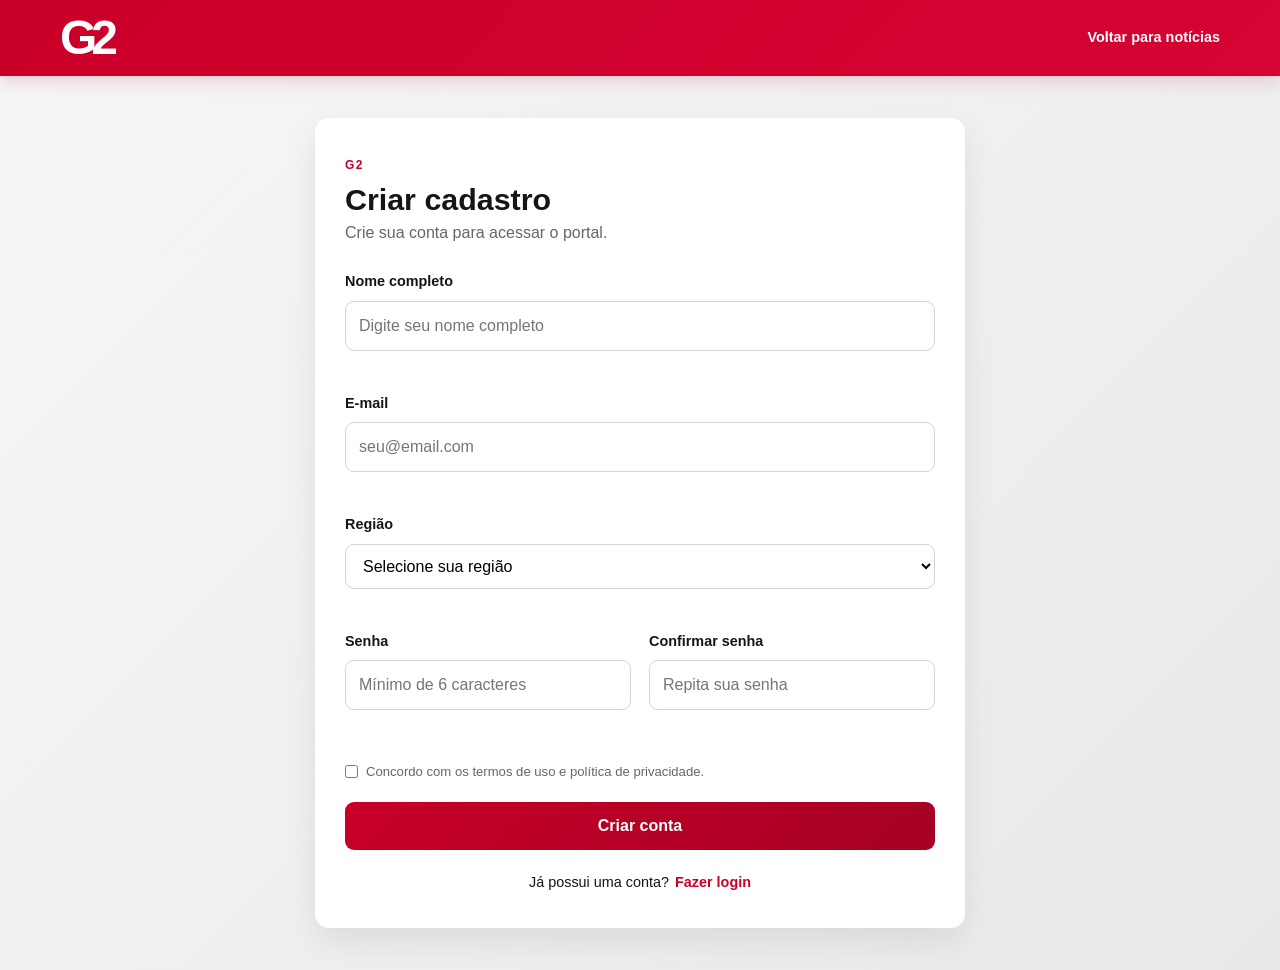
<file: cadastro.html>
<!DOCTYPE html>
<html lang="pt-BR">
  <head>
    <meta charset="UTF-8" />
    <meta name="viewport" content="width=device-width, initial-scale=1.0" />
    <title>G2 - Cadastro</title>
    <link rel="stylesheet" href="css/style.css" />
  </head>
  <body class="auth-page">
    <header class="site-header">
      <div class="container header-container">
        <a href="index.html" class="logo">G2</a>
        <a href="index.html" class="back-link">Voltar para notícias</a>
      </div>
    </header>

    <main class="auth-container">
      <section class="auth-box auth-box-large">
        <div class="auth-header">
          <span class="section-label">G2</span>
          <h1>Criar cadastro</h1>
          <p>Crie sua conta para acessar o portal.</p>
        </div>

        <form id="register-form" novalidate>
          <div class="form-group">
            <label for="register-name">Nome completo</label>
            <input
              type="text"
              id="register-name"
              name="name"
              placeholder="Digite seu nome completo"
              autocomplete="name"
              required
              minlength="3"
            />
            <small id="register-name-error" class="form-error"></small>
          </div>

          <div class="form-group">
            <label for="register-email">E-mail</label>
            <input
              type="email"
              id="register-email"
              name="email"
              placeholder="seu@email.com"
              autocomplete="email"
              required
            />
            <small id="register-email-error" class="form-error"></small>
          </div>

          <div class="form-group">
            <label for="register-region">Região</label>
            <select id="register-region" name="region" required>
              <option value="">Selecione sua região</option>
              <option value="Norte">Norte</option>
              <option value="Nordeste">Nordeste</option>
              <option value="Centro-Oeste">Centro-Oeste</option>
              <option value="Sudeste">Sudeste</option>
              <option value="Sul">Sul</option>
            </select>
            <small id="register-region-error" class="form-error"></small>
          </div>

          <div class="form-row">
            <div class="form-group">
              <label for="register-password">Senha</label>
              <input
                type="password"
                id="register-password"
                name="password"
                placeholder="Mínimo de 6 caracteres"
                autocomplete="new-password"
                required
                minlength="6"
              />
              <small id="register-password-error" class="form-error"></small>
            </div>

            <div class="form-group">
              <label for="register-confirm-password">Confirmar senha</label>
              <input
                type="password"
                id="register-confirm-password"
                name="confirmPassword"
                placeholder="Repita sua senha"
                autocomplete="new-password"
                required
              />
              <small id="register-confirm-password-error" class="form-error"></small>
            </div>
          </div>

          <label class="terms-label">
            <input type="checkbox" id="register-terms" required />
            <span>Concordo com os termos de uso e política de privacidade.</span>
          </label>

          <button type="submit" class="primary-button">Criar conta</button>

          <div class="auth-footer">
            <span>Já possui uma conta?</span>
            <a href="login.html">Fazer login</a>
          </div>
        </form>
      </section>
    </main>

    <script src="js/script.js"></script>
  </body>
</html>
</file>
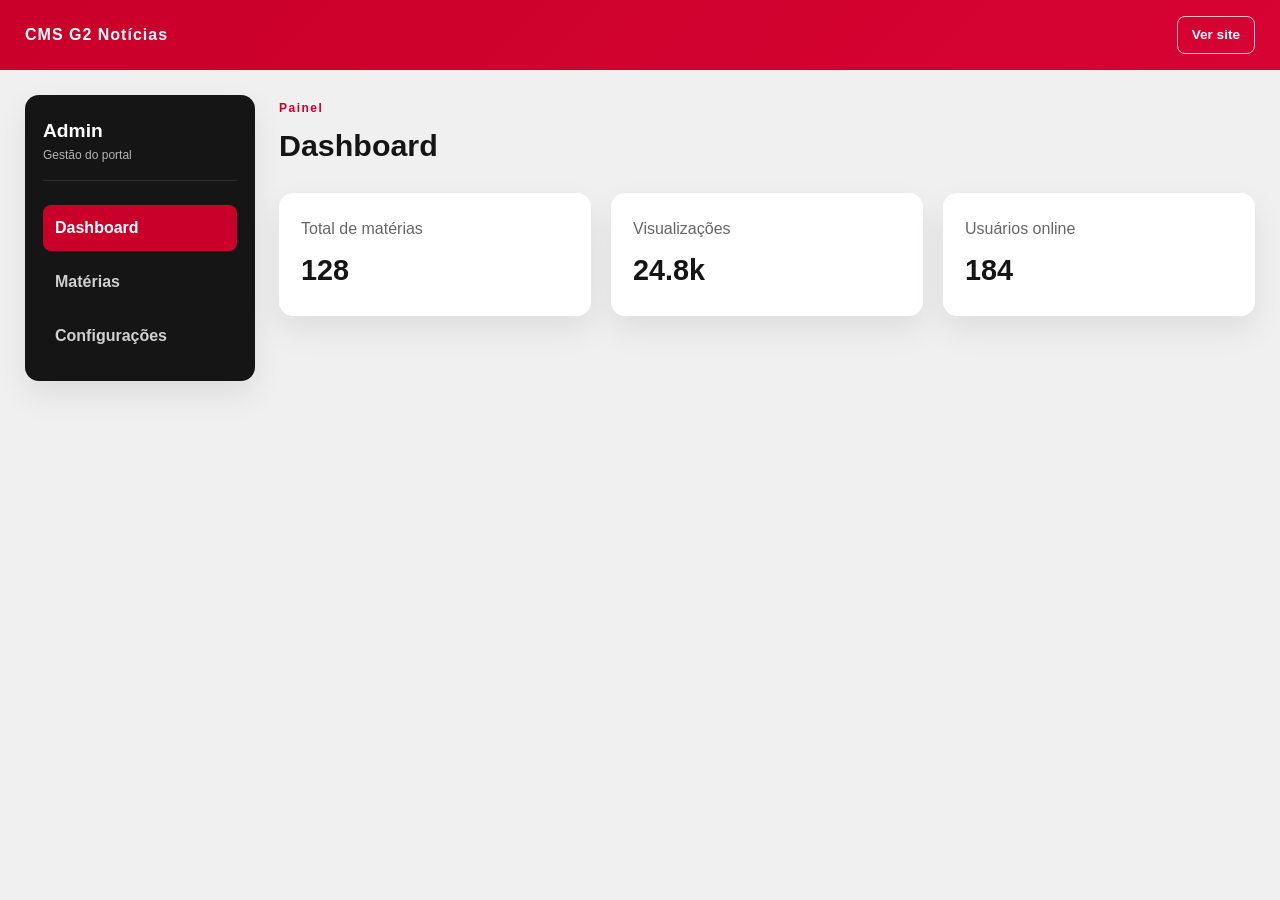
<file: cms-admin.html>
<!DOCTYPE html>
<html lang="pt-BR">
  <head>
    <meta charset="UTF-8" />
    <meta name="viewport" content="width=device-width, initial-scale=1.0" />
    <title>G2 - CMS Admin</title>
    <link rel="stylesheet" href="css/style.css" />
  </head>
  <body class="admin-page">
    <header class="admin-header">
      <div class="admin-header-container">
        <div class="admin-title">CMS G2 Notícias</div>
        <a href="index.html" class="admin-site-link">Ver site</a>
      </div>
    </header>

    <div class="admin-layout">
      <aside class="admin-sidebar">
        <div class="admin-sidebar-title">
          <strong>Admin</strong>
          <span>Gestão do portal</span>
        </div>

        <nav class="admin-navigation">
          <button type="button" class="admin-nav-button active" data-admin-section="dashboard">
            Dashboard
          </button>
          <button type="button" class="admin-nav-button" data-admin-section="articles">
            Matérias
          </button>
          <button type="button" class="admin-nav-button" data-admin-section="settings">
            Configurações
          </button>
        </nav>
      </aside>

      <main class="admin-main">
        <section id="admin-dashboard" class="admin-section active">
          <div class="admin-section-header">
            <span class="section-label">Painel</span>
            <h1>Dashboard</h1>
          </div>

          <div class="admin-cards">
            <div class="admin-card">
              <span>Total de matérias</span>
              <strong>128</strong>
            </div>
            <div class="admin-card">
              <span>Visualizações</span>
              <strong>24.8k</strong>
            </div>
            <div class="admin-card">
              <span>Usuários online</span>
              <strong>184</strong>
            </div>
          </div>
        </section>

        <section id="admin-articles" class="admin-section">
          <div class="admin-section-header">
            <span class="section-label">Conteúdo</span>
            <h1>Cadastrar matéria</h1>
          </div>

          <form id="article-form" class="admin-form">
            <div class="form-group">
              <label for="article-title">Título da matéria</label>
              <input type="text" id="article-title" name="title" />
            </div>

            <div class="form-row">
              <div class="form-group">
                <label for="article-category">Categoria</label>
                <select id="article-category" name="category">
                  <option value="">Selecione</option>
                  <option value="Brasil">Brasil</option>
                  <option value="Economia">Economia</option>
                  <option value="Política">Política</option>
                  <option value="Tecnologia">Tecnologia</option>
                  <option value="Saúde">Saúde</option>
                </select>
              </div>

              <div class="form-group">
                <label for="article-region">Região</label>
                <select id="article-region" name="region">
                  <option value="">Selecione</option>
                  <option value="Brasil">Brasil</option>
                  <option value="Norte">Norte</option>
                  <option value="Nordeste">Nordeste</option>
                  <option value="Sudeste">Sudeste</option>
                  <option value="Sul">Sul</option>
                </select>
              </div>
            </div>

            <div class="form-group">
              <label for="article-description">Descrição</label>
              <textarea id="article-description" name="description"></textarea>
            </div>

            <div class="form-group">
              <label for="article-content">Conteúdo completo</label>
              <textarea id="article-content" name="content"></textarea>
            </div>

            <button type="submit" class="primary-button">Salvar matéria</button>
          </form>
        </section>

        <section id="admin-settings" class="admin-section">
          <div class="admin-section-header">
            <span class="section-label">Sistema</span>
            <h1>Configurações</h1>
          </div>

          <form id="settings-form" class="admin-form">
            <div class="form-group">
              <label for="site-name">Nome do portal</label>
              <input type="text" id="site-name" name="siteName" placeholder="G2 Notícias" />
            </div>

            <button type="submit" class="primary-button">Salvar configurações</button>
          </form>
        </section>
      </main>
    </div>

    <script src="js/script.js"></script>
  </body>
</html>
</file>
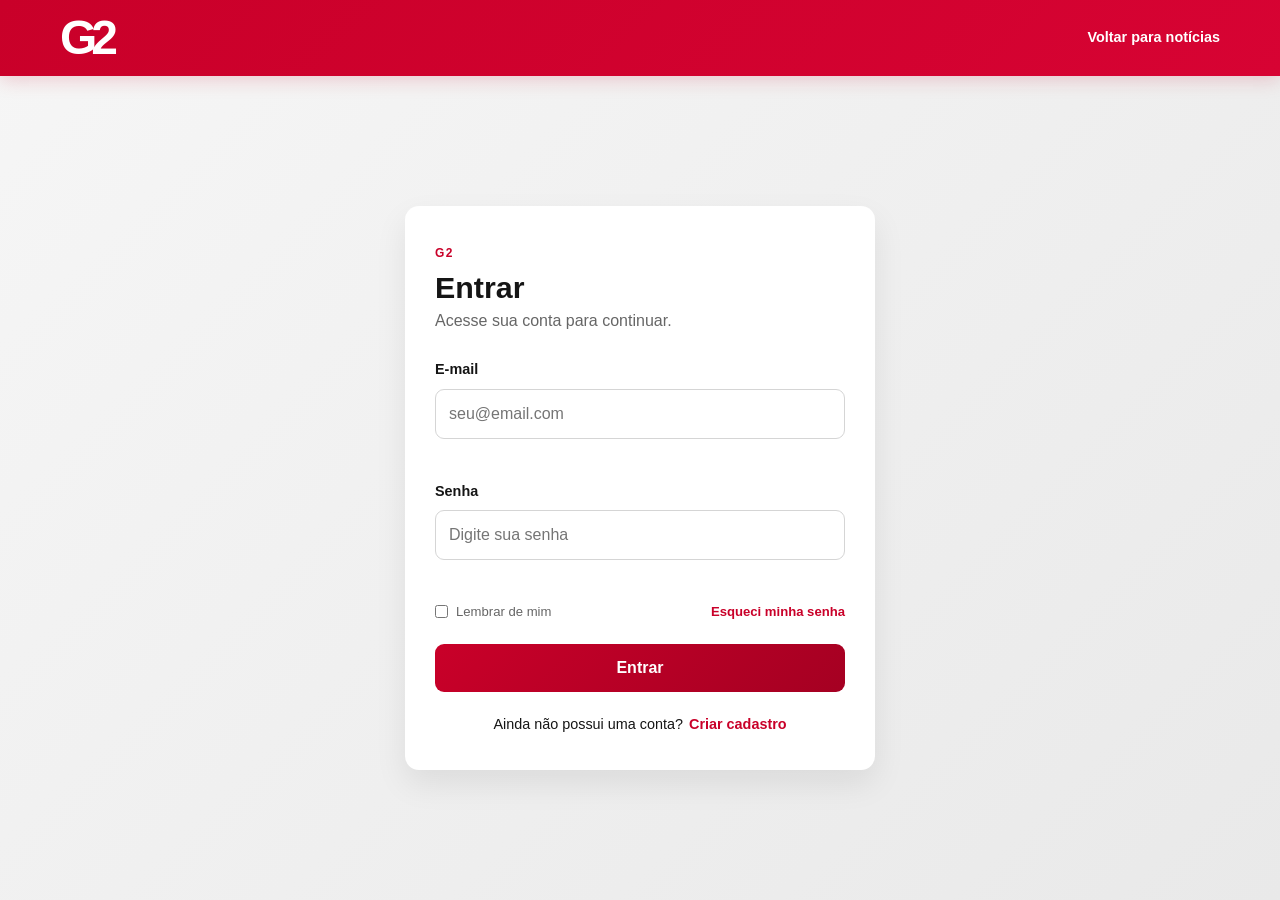
<file: login.html>
<!DOCTYPE html>
<html lang="pt-BR">
  <head>
    <meta charset="UTF-8" />
    <meta name="viewport" content="width=device-width, initial-scale=1.0" />
    <title>G2 - Login</title>
    <link rel="stylesheet" href="css/style.css" />
  </head>
  <body class="auth-page">
    <header class="site-header">
      <div class="container header-container">
        <a href="index.html" class="logo">G2</a>
        <a href="index.html" class="back-link">Voltar para notícias</a>
      </div>
    </header>

    <main class="auth-container">
      <section class="auth-box">
        <div class="auth-header">
          <span class="section-label">G2</span>
          <h1>Entrar</h1>
          <p>Acesse sua conta para continuar.</p>
        </div>

        <form id="login-form" novalidate>
          <div class="form-group">
            <label for="login-email">E-mail</label>
            <input
              type="email"
              id="login-email"
              name="email"
              placeholder="seu@email.com"
              autocomplete="email"
              required
            />
            <small id="login-email-error" class="form-error"></small>
          </div>

          <div class="form-group">
            <label for="login-password">Senha</label>
            <input
              type="password"
              id="login-password"
              name="password"
              placeholder="Digite sua senha"
              autocomplete="current-password"
              required
              minlength="6"
            />
            <small id="login-password-error" class="form-error"></small>
          </div>

          <div class="form-options">
            <label class="checkbox-label">
              <input type="checkbox" name="remember" />
              <span>Lembrar de mim</span>
            </label>
            <a href="#">Esqueci minha senha</a>
          </div>

          <button type="submit" class="primary-button">Entrar</button>

          <div class="auth-footer">
            <span>Ainda não possui uma conta?</span>
            <a href="cadastro.html">Criar cadastro</a>
          </div>
        </form>
      </section>
    </main>

    <script src="js/script.js"></script>
  </body>
</html>
</file>
<file: css/style.css>
/* =========================================================
   G2 - STYLE
========================================================= */

:root {
  --g2-red: #c90029;
  --g2-red-dark: #a50022;
  --g2-red-soft: #fce9ee;
  --black: #151515;
  --dark-gray: #2c2c2c;
  --gray: #666666;
  --light-gray: #f4f4f4;
  --white: #ffffff;
  --border: #e8e8e8;
  --success: #198754;
  --shadow: 0 14px 32px rgba(15, 15, 15, 0.08);
  --radius: 14px;
}

* {
  margin: 0;
  padding: 0;
  box-sizing: border-box;
}

html {
  scroll-behavior: smooth;
}

body {
  font-family: Arial, Helvetica, sans-serif;
  background: linear-gradient(180deg, #f8f8f8 0%, #f2f2f2 100%);
  color: var(--black);
  line-height: 1.5;
}

img {
  max-width: 100%;
  display: block;
}

a {
  color: inherit;
  text-decoration: none;
}

button,
input,
select,
textarea {
  font: inherit;
}

button {
  cursor: pointer;
}

.container {
  width: min(1200px, 100%);
  margin: 0 auto;
  padding: 0 20px;
}

.sr-only {
  position: absolute;
  width: 1px;
  height: 1px;
  padding: 0;
  margin: -1px;
  overflow: hidden;
  clip: rect(0, 0, 0, 0);
  white-space: nowrap;
  border: 0;
}

.section-label {
  color: var(--g2-red);
  font-size: 12px;
  font-weight: 800;
  letter-spacing: 1.5px;
}

.site-header {
  background: linear-gradient(135deg, var(--g2-red), #d70333 100%);
  color: var(--white);
  box-shadow: 0 4px 18px rgba(201, 0, 41, 0.18);
}

.header-container {
  min-height: 76px;
  display: flex;
  align-items: center;
  justify-content: space-between;
  gap: 20px;
}

.logo {
  color: var(--white);
  font-size: 48px;
  line-height: 1;
  font-weight: 900;
  letter-spacing: -6px;
}

.header-actions {
  display: flex;
  align-items: center;
  gap: 12px;
}

.region-select {
  border: none;
  border-radius: 8px;
  padding: 10px 12px;
  background: var(--white);
  color: var(--black);
  box-shadow: inset 0 0 0 1px rgba(0, 0, 0, 0.04);
}

.login-button {
  display: inline-flex;
  align-items: center;
  justify-content: center;
  min-height: 42px;
  padding: 9px 18px;
  border: 1px solid rgba(255, 255, 255, 0.7);
  border-radius: 8px;
  color: var(--white);
  font-weight: 700;
  transition: 0.2s ease;
}

.login-button:hover {
  background: var(--white);
  color: var(--g2-red);
}

.main-navigation {
  background: rgba(255, 255, 255, 0.95);
  border-bottom: 1px solid var(--border);
  backdrop-filter: blur(8px);
}

.nav-container {
  display: flex;
  overflow-x: auto;
}

.nav-link {
  padding: 16px 18px;
  color: var(--dark-gray);
  font-weight: 700;
  white-space: nowrap;
  border-bottom: 3px solid transparent;
  transition: 0.2s ease;
}

.nav-link:hover,
.nav-link.active {
  color: var(--g2-red);
  border-bottom-color: var(--g2-red);
}

.page-content {
  padding: 38px 20px 54px;
}

.page-heading {
  margin-bottom: 26px;
}

.page-heading h1 {
  margin: 8px 0 4px;
  font-size: clamp(2rem, 3vw, 3rem);
  line-height: 1.1;
}

.page-heading p {
  color: var(--gray);
  font-size: 1rem;
}

.featured-news {
  display: grid;
  grid-template-columns: 2fr 1fr;
  gap: 22px;
  margin-bottom: 46px;
}

.featured-main {
  position: relative;
  min-height: 440px;
  overflow: hidden;
  border-radius: var(--radius);
  background: #111;
  box-shadow: var(--shadow);
}

.featured-main img {
  position: absolute;
  inset: 0;
  width: 100%;
  height: 100%;
  object-fit: cover;
  transform: scale(1.02);
}

.featured-overlay {
  position: absolute;
  left: 0;
  right: 0;
  bottom: 0;
  padding: 32px 28px 30px;
  color: var(--white);
  background: linear-gradient(to top, rgba(0, 0, 0, 0.88), rgba(0, 0, 0, 0.15));
}

.category {
  color: var(--g2-red);
  font-size: 11px;
  font-weight: 800;
  letter-spacing: 1.2px;
  text-transform: uppercase;
}

.featured-overlay .category {
  color: #ff7a93;
}

.featured-overlay h2 {
  margin: 10px 0;
  max-width: 760px;
  font-size: clamp(2rem, 2.2vw, 3rem);
  line-height: 1.1;
}

.featured-overlay p {
  max-width: 650px;
  color: #f1f1f1;
  font-size: 1rem;
}

.featured-side {
  display: grid;
  grid-template-rows: 1fr 1fr;
  gap: 22px;
}

.side-news {
  background: var(--white);
  border-radius: var(--radius);
  overflow: hidden;
  box-shadow: var(--shadow);
  transition: 0.2s ease;
}

.side-news:hover {
  transform: translateY(-3px);
}

.side-news img {
  width: 100%;
  height: 180px;
  object-fit: cover;
}

.side-news-content {
  padding: 18px 18px 20px;
}

.side-news h3 {
  margin-top: 8px;
  font-size: 1.25rem;
  line-height: 1.3;
}

.articles-section {
  margin-top: 30px;
}

.section-title {
  display: flex;
  align-items: center;
  justify-content: space-between;
  margin-bottom: 20px;
  border-left: 5px solid var(--g2-red);
  padding-left: 12px;
}

.section-title h2 {
  font-size: clamp(1.5rem, 2vw, 2.1rem);
}

.section-title span {
  color: var(--gray);
  font-size: 0.9rem;
}

.articles-grid {
  display: grid;
  grid-template-columns: repeat(4, minmax(0, 1fr));
  gap: 22px;
}

.article-card {
  background: var(--white);
  border-radius: var(--radius);
  overflow: hidden;
  box-shadow: var(--shadow);
  transition: transform 0.2s ease, box-shadow 0.2s ease;
}

.article-card:hover {
  transform: translateY(-3px);
  box-shadow: 0 18px 35px rgba(0, 0, 0, 0.1);
}

.article-card img {
  width: 100%;
  height: 185px;
  object-fit: cover;
}

.article-content {
  padding: 18px 18px 20px;
}

.article-content h3 {
  margin: 8px 0;
  font-size: 1.15rem;
  line-height: 1.3;
}

.article-content p {
  color: var(--gray);
  font-size: 0.95rem;
}

.site-footer {
  background: var(--black);
  color: var(--white);
}

.footer-container {
  display: flex;
  justify-content: space-between;
  align-items: center;
  gap: 30px;
  padding: 36px 20px 26px;
}

.footer-logo {
  color: var(--g2-red);
  font-size: 42px;
  font-weight: 900;
  letter-spacing: -5px;
}

.footer-container p {
  color: #c5c5c5;
  margin-top: 8px;
}

.footer-links {
  display: flex;
  flex-wrap: wrap;
  gap: 18px;
  align-items: center;
}

.footer-links a {
  color: #e3e3e3;
  transition: 0.2s ease;
}

.footer-links a:hover {
  color: var(--white);
}

.footer-bottom {
  padding: 16px 20px 20px;
  text-align: center;
  color: #aaaaaa;
  border-top: 1px solid rgba(255, 255, 255, 0.08);
  font-size: 0.8rem;
}

.auth-page {
  min-height: 100vh;
  background: linear-gradient(135deg, #f6f6f6 0%, #e9e9e9 100%);
}

.back-link {
  color: var(--white);
  font-size: 0.9rem;
  font-weight: 600;
}

.back-link:hover {
  text-decoration: underline;
}

.auth-container {
  width: 100%;
  min-height: calc(100vh - 76px);
  padding: 42px 20px;
  display: flex;
  align-items: center;
  justify-content: center;
}

.auth-box {
  width: 100%;
  max-width: 470px;
  padding: 34px 30px;
  background: var(--white);
  border-radius: var(--radius);
  box-shadow: var(--shadow);
}

.auth-box-large {
  max-width: 650px;
}

.auth-header {
  margin-bottom: 26px;
}

.auth-header h1 {
  margin: 6px 0 4px;
  font-size: clamp(1.9rem, 2vw, 2.5rem);
  line-height: 1.15;
}

.auth-header p {
  color: var(--gray);
}

.form-group {
  margin-bottom: 18px;
}

.form-group label {
  display: block;
  margin-bottom: 8px;
  font-weight: 700;
  font-size: 0.9rem;
}

.form-group input,
.form-group select,
.form-group textarea {
  width: 100%;
  padding: 12px 13px;
  border: 1px solid #d5d5d5;
  border-radius: 9px;
  outline: none;
  background: var(--white);
  transition: 0.2s ease;
}

.form-group input:focus,
.form-group select:focus,
.form-group textarea:focus {
  border-color: var(--g2-red);
  box-shadow: 0 0 0 4px rgba(201, 0, 41, 0.08);
}

.form-group textarea {
  min-height: 130px;
  resize: vertical;
}

.form-row {
  display: grid;
  grid-template-columns: 1fr 1fr;
  gap: 18px;
}

.form-error {
  display: block;
  min-height: 18px;
  margin-top: 6px;
  color: #c00028;
  font-size: 0.8rem;
}

.form-group.invalid input,
.form-group.invalid select,
.form-group.invalid textarea {
  border-color: var(--g2-red);
}

.primary-button {
  width: 100%;
  min-height: 48px;
  padding: 12px 20px;
  border: none;
  border-radius: 9px;
  background: linear-gradient(135deg, var(--g2-red), var(--g2-red-dark));
  color: var(--white);
  font-weight: 700;
  transition: 0.2s ease;
}

.primary-button:hover {
  transform: translateY(-1px);
  filter: brightness(1.02);
}

.form-options {
  display: flex;
  justify-content: space-between;
  align-items: center;
  gap: 10px;
  margin: 8px 0 22px;
  font-size: 0.82rem;
}

.form-options a,
.auth-footer a {
  color: var(--g2-red);
  font-weight: 700;
}

.checkbox-label,
.terms-label {
  display: flex;
  align-items: flex-start;
  gap: 8px;
  font-size: 0.82rem;
  color: var(--gray);
}

.checkbox-label input,
.terms-label input {
  margin-top: 3px;
}

.terms-label {
  margin: 10px 0 20px;
}

.auth-footer {
  display: flex;
  justify-content: center;
  gap: 6px;
  margin-top: 22px;
  font-size: 0.9rem;
}

.admin-page {
  background: #f0f0f0;
}

.admin-header {
  background: linear-gradient(135deg, var(--g2-red), #d70333 100%);
  color: var(--white);
}

.admin-header-container {
  width: min(1400px, 100%);
  min-height: 70px;
  margin: auto;
  padding: 10px 25px;
  display: flex;
  align-items: center;
  gap: 20px;
}

.admin-title {
  font-weight: 800;
  letter-spacing: 1px;
  margin-right: auto;
}

.admin-site-link {
  color: var(--white);
  border: 1px solid rgba(255, 255, 255, 0.75);
  border-radius: 8px;
  padding: 8px 14px;
  font-size: 0.85rem;
  font-weight: 600;
}

.admin-layout {
  width: min(1400px, 100%);
  margin: auto;
  padding: 25px;
  display: grid;
  grid-template-columns: 230px 1fr;
  gap: 24px;
}

.admin-sidebar {
  background: var(--black);
  color: var(--white);
  border-radius: var(--radius);
  padding: 22px 18px;
  height: fit-content;
  box-shadow: var(--shadow);
}

.admin-sidebar-title {
  display: flex;
  flex-direction: column;
  margin-bottom: 24px;
  padding-bottom: 16px;
  border-bottom: 1px solid rgba(255, 255, 255, 0.1);
}

.admin-sidebar-title strong {
  font-size: 1.2rem;
}

.admin-sidebar-title span {
  color: #b4b4b4;
  font-size: 0.75rem;
}

.admin-navigation {
  display: grid;
  gap: 8px;
}

.admin-nav-button {
  width: 100%;
  padding: 11px 12px;
  text-align: left;
  border: none;
  border-radius: 8px;
  background: transparent;
  color: #d0d0d0;
  font-weight: 700;
}

.admin-nav-button:hover,
.admin-nav-button.active {
  background: var(--g2-red);
  color: var(--white);
}

.admin-main {
  min-width: 0;
}

.admin-section {
  display: none;
  animation: fadeIn 0.2s ease;
}

.admin-section.active {
  display: block;
}

@keyframes fadeIn {
  from {
    opacity: 0;
    transform: translateY(4px);
  }
  to {
    opacity: 1;
    transform: translateY(0);
  }
}

.admin-section-header {
  margin-bottom: 24px;
}

.admin-section-header h1 {
  font-size: clamp(1.9rem, 2vw, 2.5rem);
  margin: 4px 0 0;
}

.admin-cards {
  display: grid;
  grid-template-columns: repeat(3, minmax(170px, 1fr));
  gap: 20px;
}

.admin-card {
  background: var(--white);
  padding: 24px 22px;
  border-radius: var(--radius);
  box-shadow: var(--shadow);
}

.admin-card span {
  display: block;
  color: var(--gray);
  margin-bottom: 8px;
}

.admin-card strong {
  font-size: clamp(1.8rem, 2vw, 2.5rem);
}

.admin-form {
  background: var(--white);
  border-radius: var(--radius);
  padding: 24px;
  box-shadow: var(--shadow);
}

@media (max-width: 1024px) {
  .featured-news {
    grid-template-columns: 1fr;
  }

  .articles-grid {
    grid-template-columns: repeat(2, minmax(0, 1fr));
  }

  .admin-layout {
    grid-template-columns: 1fr;
  }
}

@media (max-width: 640px) {
  .header-container {
    flex-direction: column;
    justify-content: center;
    padding: 16px 0;
  }

  .header-actions {
    width: 100%;
    justify-content: space-between;
  }

  .footer-container,
  .form-row,
  .form-options,
  .section-title {
    flex-direction: column;
    align-items: flex-start;
  }

  .articles-grid,
  .admin-cards {
    grid-template-columns: 1fr;
  }

  .auth-box {
    padding: 24px 18px;
  }

  .logo {
    font-size: 42px;
  }
}
</file>
